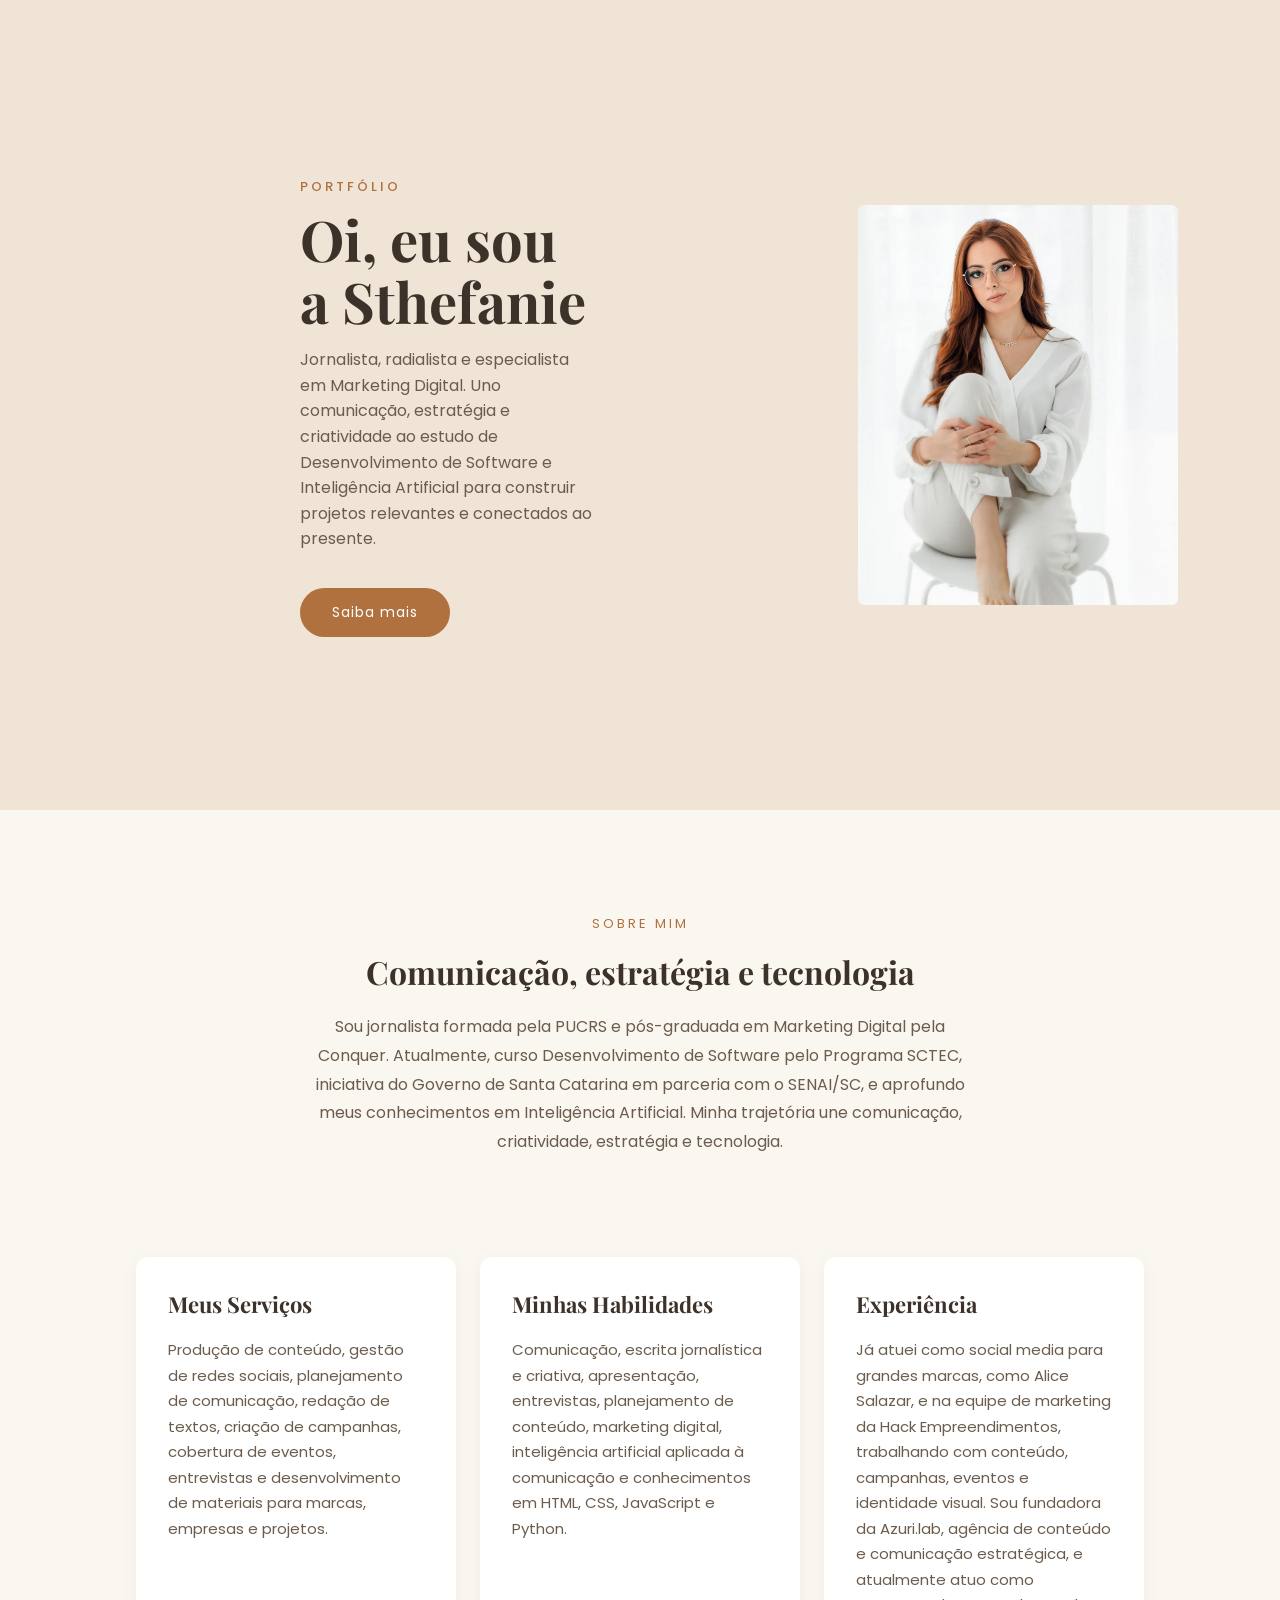
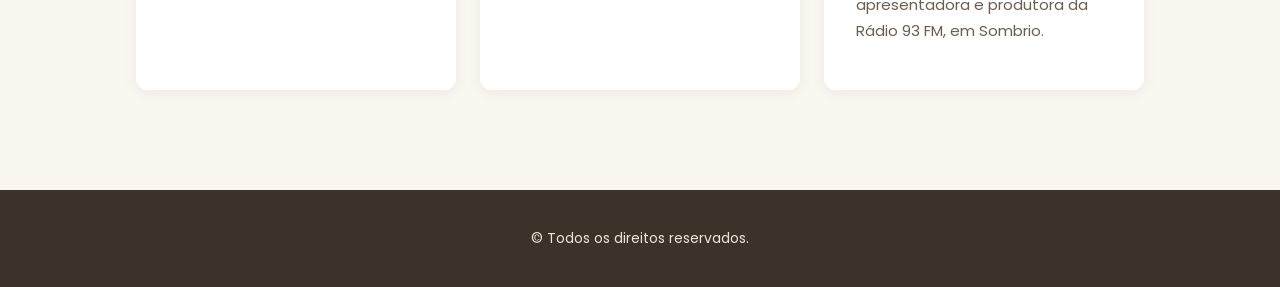
<file: index.html>
<!DOCTYPE html>
<html lang="pt-BR">
<head>
    <meta charset="UTF-8">
    <meta name="viewport" content="width=device-width, initial-scale=1.0">
    <title>Portfólio da Sthefanie</title>

    <link href="https://fonts.googleapis.com/css2?family=Playfair+Display:wght@600;700&family=Poppins:wght@300;400;500&display=swap" rel="stylesheet">
    <link rel="stylesheet" href="style.css">
</head>
<body>

    <section class="hero">
        <div class="hero-text">
            <span>Portfólio</span>
            <h1>Oi, eu sou a Sthefanie</h1>
            <p>Jornalista, radialista e especialista em Marketing Digital. Uno comunicação, estratégia e criatividade ao estudo de Desenvolvimento de Software e Inteligência Artificial para construir projetos relevantes e conectados ao presente.</p>
            <a href="#sobre" class="btn">Saiba mais</a>
        </div>
        <div class="hero-photo">
            <img src="fotosthefanie.jpg" alt="Foto da Sthefanie">
        </div>
    </section>

    <section class="about" id="sobre">
        <span>Sobre mim</span>
        <h2>Comunicação, estratégia e tecnologia</h2>
        <p>Sou jornalista formada pela PUCRS e pós-graduada em Marketing Digital pela Conquer. Atualmente, curso Desenvolvimento de Software pelo Programa SCTEC, iniciativa do Governo de Santa Catarina em parceria com o SENAI/SC, e aprofundo meus conhecimentos em Inteligência Artificial. Minha trajetória une comunicação, criatividade, estratégia e tecnologia.</p>
    </section>

    <main>
        <section class="content">
            <h2>Meus Serviços</h2>
            <p>Produção de conteúdo, gestão de redes sociais, planejamento de comunicação, redação de textos, criação de campanhas, cobertura de eventos, entrevistas e desenvolvimento de materiais para marcas, empresas e projetos.</p>
        </section>
        <section class="content">
            <h2>Minhas Habilidades</h2>
            <p>Comunicação, escrita jornalística e criativa, apresentação, entrevistas, planejamento de conteúdo, marketing digital, inteligência artificial aplicada à comunicação e conhecimentos em HTML, CSS, JavaScript e Python.</p>
        </section>
        <section class="content">
            <h2>Experiência</h2>
            <p>Já atuei como social media para grandes marcas, como Alice Salazar, e na equipe de marketing da Hack Empreendimentos, trabalhando com conteúdo, campanhas, eventos e identidade visual. Sou fundadora da Azuri.lab, agência de conteúdo e comunicação estratégica, e atualmente atuo como apresentadora e produtora da Rádio 93 FM, em Sombrio.</p>
        </section>
    </main>

    <footer>
        <p>&copy; Todos os direitos reservados.</p>
    </footer>

</body>
</html>
</file>
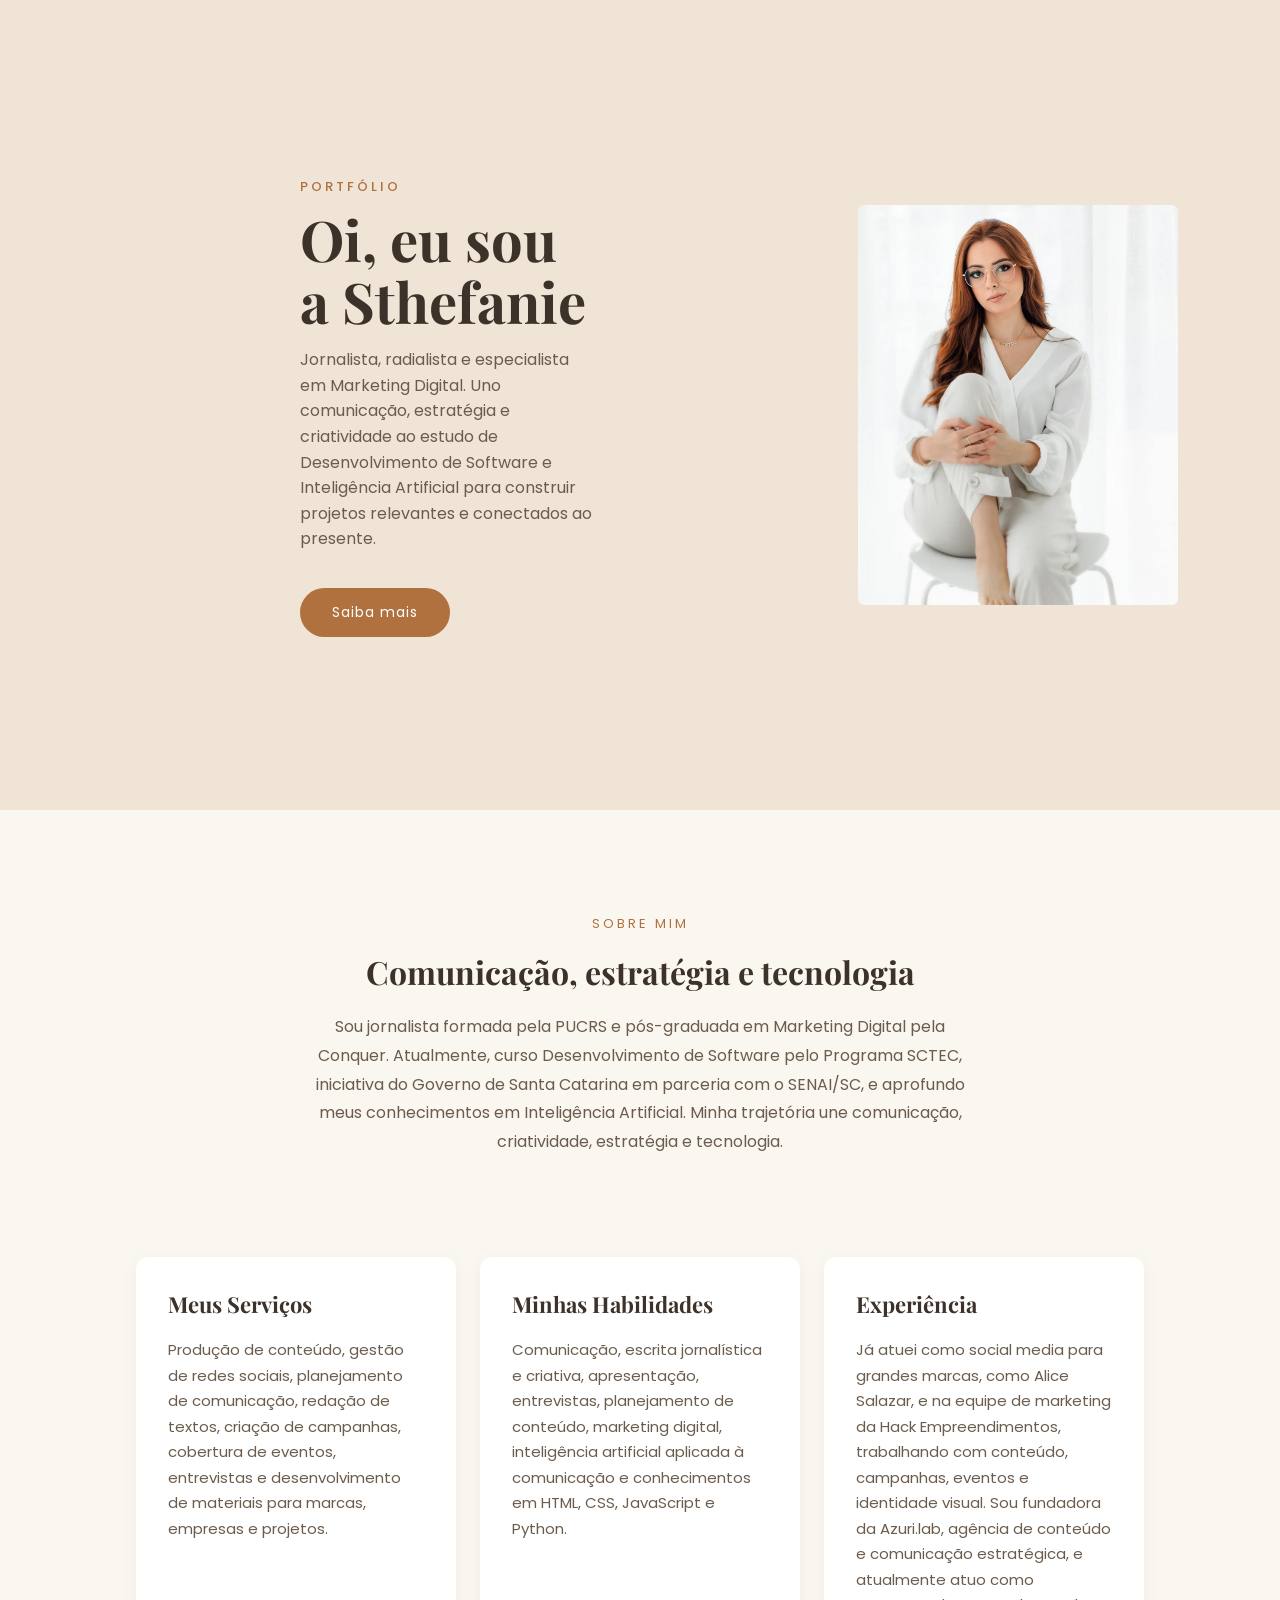
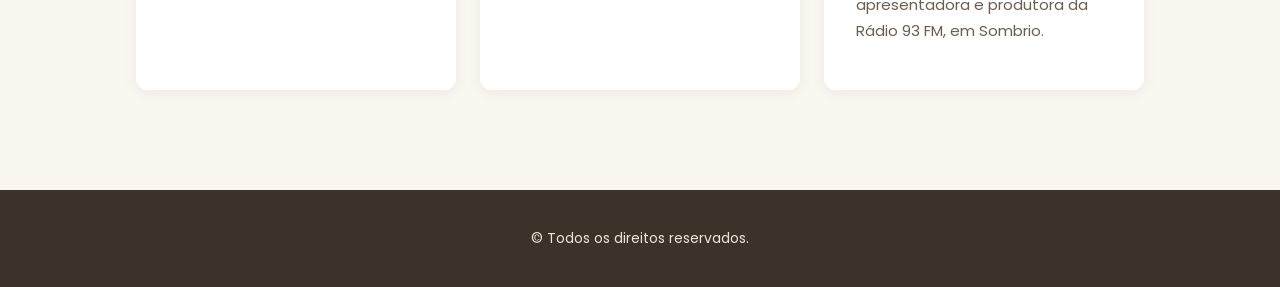
<file: index.html.html>
<!DOCTYPE html>
<html lang="pt-BR">
<head>
    <meta charset="UTF-8">
    <meta name="viewport" content="width=device-width, initial-scale=1.0">
    <title>Portfólio da Sthefanie</title>

    <link href="https://fonts.googleapis.com/css2?family=Playfair+Display:wght@600;700&family=Poppins:wght@300;400;500&display=swap" rel="stylesheet">
    <link rel="stylesheet" href="style.css">
</head>
<body>

    <section class="hero">
        <div class="hero-text">
            <span>Portfólio</span>
            <h1>Oi, eu sou a Sthefanie</h1>
            <p>Jornalista, radialista e especialista em Marketing Digital. Uno comunicação, estratégia e criatividade ao estudo de Desenvolvimento de Software e Inteligência Artificial para construir projetos relevantes e conectados ao presente.</p>
            <a href="#sobre" class="btn">Saiba mais</a>
        </div>
        <div class="hero-photo">
            <img src="fotosthefanie.jpg" alt="Foto da Sthefanie">
        </div>
    </section>

    <section class="about" id="sobre">
        <span>Sobre mim</span>
        <h2>Comunicação, estratégia e tecnologia</h2>
        <p>Sou jornalista formada pela PUCRS e pós-graduada em Marketing Digital pela Conquer. Atualmente, curso Desenvolvimento de Software pelo Programa SCTEC, iniciativa do Governo de Santa Catarina em parceria com o SENAI/SC, e aprofundo meus conhecimentos em Inteligência Artificial. Minha trajetória une comunicação, criatividade, estratégia e tecnologia.</p>
    </section>

    <main>
        <section class="content">
            <h2>Meus Serviços</h2>
            <p>Produção de conteúdo, gestão de redes sociais, planejamento de comunicação, redação de textos, criação de campanhas, cobertura de eventos, entrevistas e desenvolvimento de materiais para marcas, empresas e projetos.</p>
        </section>
        <section class="content">
            <h2>Minhas Habilidades</h2>
            <p>Comunicação, escrita jornalística e criativa, apresentação, entrevistas, planejamento de conteúdo, marketing digital, inteligência artificial aplicada à comunicação e conhecimentos em HTML, CSS, JavaScript e Python.</p>
        </section>
        <section class="content">
            <h2>Experiência</h2>
            <p>Já atuei como social media para grandes marcas, como Alice Salazar, e na equipe de marketing da Hack Empreendimentos, trabalhando com conteúdo, campanhas, eventos e identidade visual. Sou fundadora da Azuri.lab, agência de conteúdo e comunicação estratégica, e atualmente atuo como apresentadora e produtora da Rádio 93 FM, em Sombrio.</p>
        </section>
    </main>

    <footer>
        <p>&copy; Todos os direitos reservados.</p>
    </footer>

</body>
</html>
</file>
<file: style.css>
* {
    box-sizing: border-box;
}

body {
    font-family: 'Poppins', sans-serif;
    margin: 0;
    background-color: #FAF6F0;
    color: #3D3229;
}

/* ===== HERO ===== */
.hero {
    position: relative;
    height: 90vh;
    display: flex;
    align-items: center;
    justify-content: center;
    background-color: #EFE4D6;
    overflow: hidden;
}

.hero-photo {
    position: absolute;
    right: 8%;
    top: 50%;
    transform: translateY(-50%);
    width: 320px;
    height: 400px;
    background-color: #D8C4AD;
    border-radius: 6px;
    overflow: hidden;
}

.hero-photo img {
    width: 100%;
    height: 100%;
    object-fit: cover;
}

.hero-text {
    position: relative;
    max-width: 500px;
    padding: 0 8% 0 8%;
    margin-right: 30%;
}

.hero-text span {
    text-transform: uppercase;
    letter-spacing: 3px;
    font-size: 13px;
    color: #B0713F;
    font-weight: 500;
}

.hero-text h1 {
    font-family: 'Playfair Display', serif;
    font-size: 56px;
    margin: 10px 0;
    line-height: 1.1;
    color: #3D3229;
}

.hero-text p {
    font-size: 16px;
    line-height: 1.6;
    color: #6B5C4D;
}

.btn {
    display: inline-block;
    margin-top: 20px;
    padding: 14px 32px;
    background-color: #B0713F;
    color: #fff;
    text-decoration: none;
    border-radius: 30px;
    font-size: 14px;
    letter-spacing: 1px;
}

/* ===== SEÇÃO SOBRE ===== */
.about {
    max-width: 700px;
    margin: 100px auto;
    text-align: center;
    padding: 0 20px;
}

.about span {
    text-transform: uppercase;
    letter-spacing: 3px;
    font-size: 13px;
    color: #B0713F;
}

.about h2 {
    font-family: 'Playfair Display', serif;
    font-size: 32px;
    margin: 15px 0 20px 0;
}

.about p {
    line-height: 1.8;
    color: #6B5C4D;
}

/* ===== VALORES / GRID ===== */
main {
    display: grid;
    grid-template-columns: repeat(auto-fit, minmax(280px, 320px));
    justify-content: center;
    gap: 24px;
    max-width: 1100px;
    margin: 0 auto;
    padding: 0 20px 100px 20px;
}

.content {
    background-color: #fff;
    padding: 32px;
    border-radius: 12px;
    box-shadow: 0 4px 16px rgba(0,0,0,0.05);
    transition: all 0.3s ease;
}

.content:hover {
    box-shadow: 0 8px 24px rgba(0,0,0,0.1);
    transform: translateY(-5px);
}

.content h2 {
    font-family: 'Playfair Display', serif;
    font-size: 22px;
    margin-top: 0;
    color: #3D3229;
}

.content p {
    color: #6B5C4D;
    line-height: 1.7;
    font-size: 15px;
}

/* ===== FOOTER ===== */
footer {
    background-color: #3D3229;
    color: #EFE4D6;
    text-align: center;
    padding: 24px;
    font-size: 14px;
}

@media (max-width: 700px) {
    .hero {
        height: auto;
        flex-direction: column;
        padding: 60px 20px;
        gap: 30px;
    }
    .hero-text {
        margin-right: 0;
        text-align: center;
    }
    .hero-photo {
        position: relative;
        right: auto;
        top: auto;
        transform: none;
        width: 100%;
        max-width: 280px;
    }
    .hero-text h1 {
        font-size: 38px;
    }
}
</file>
